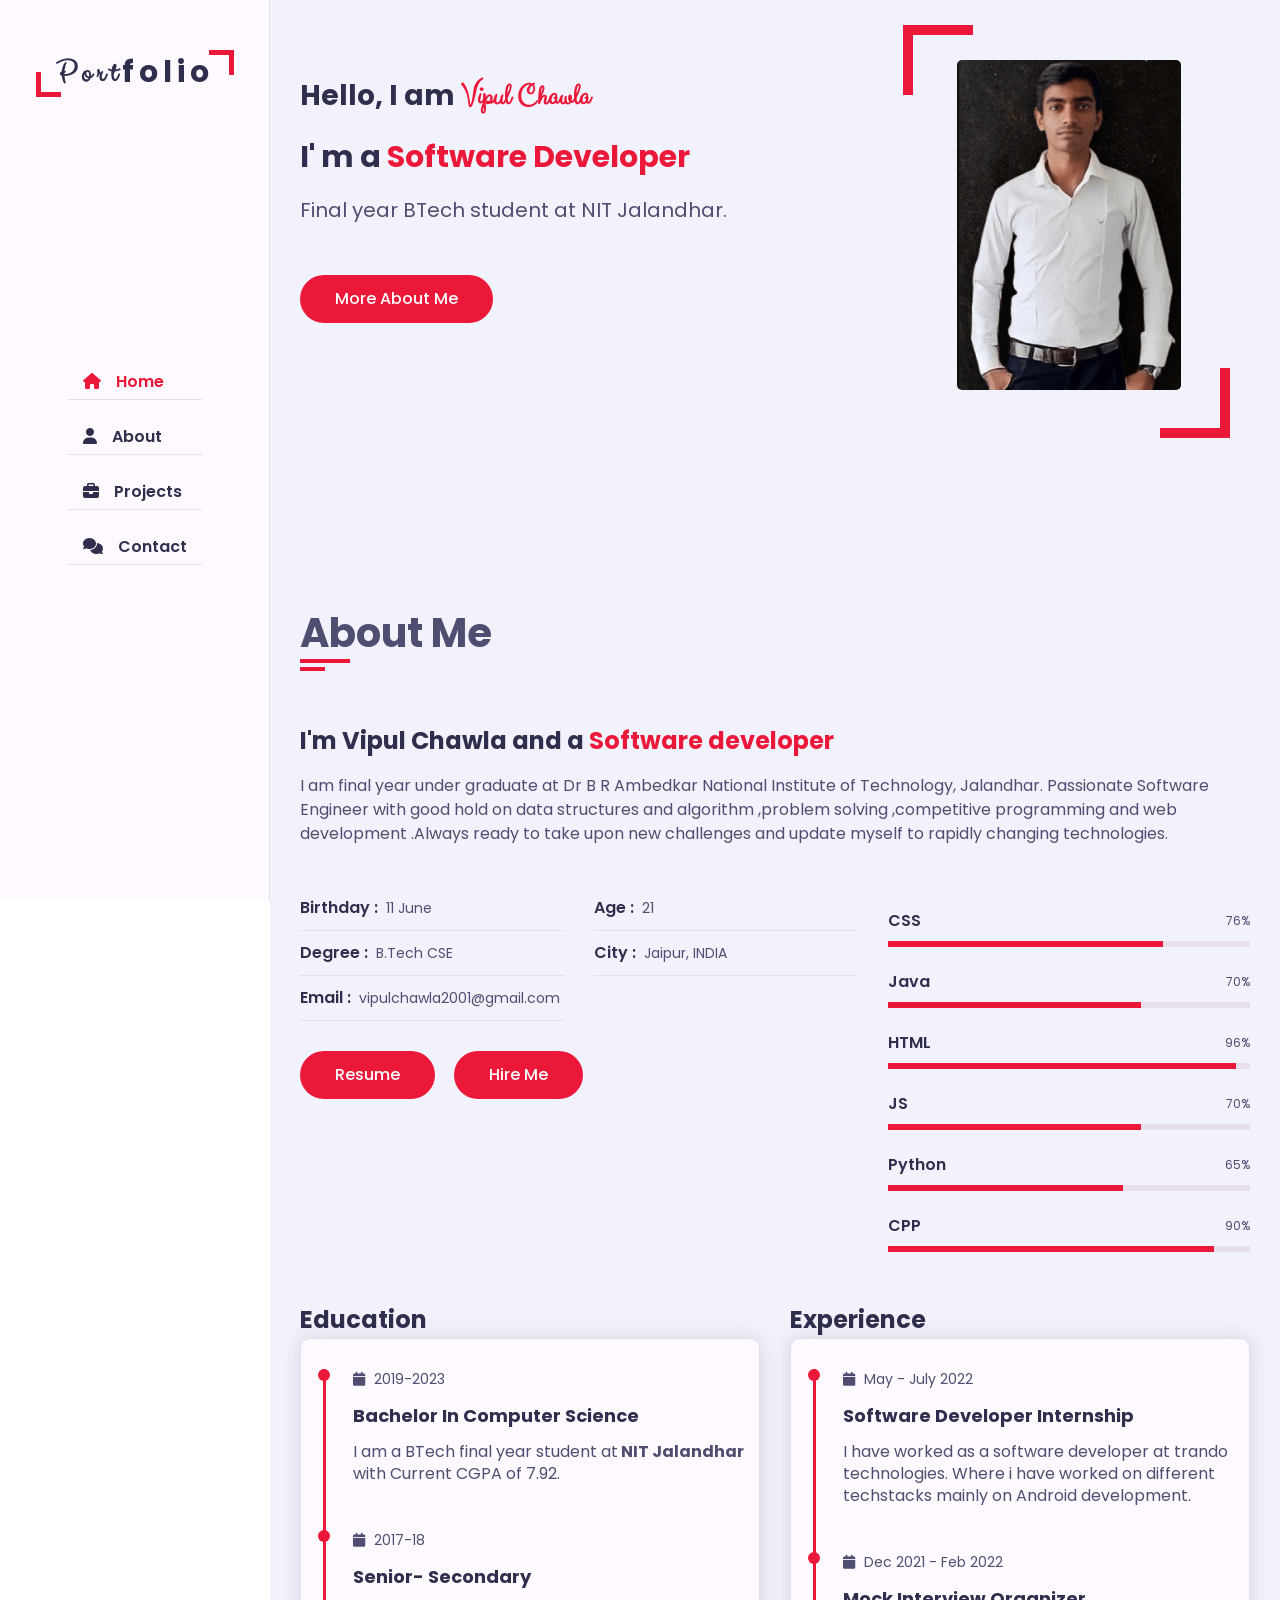
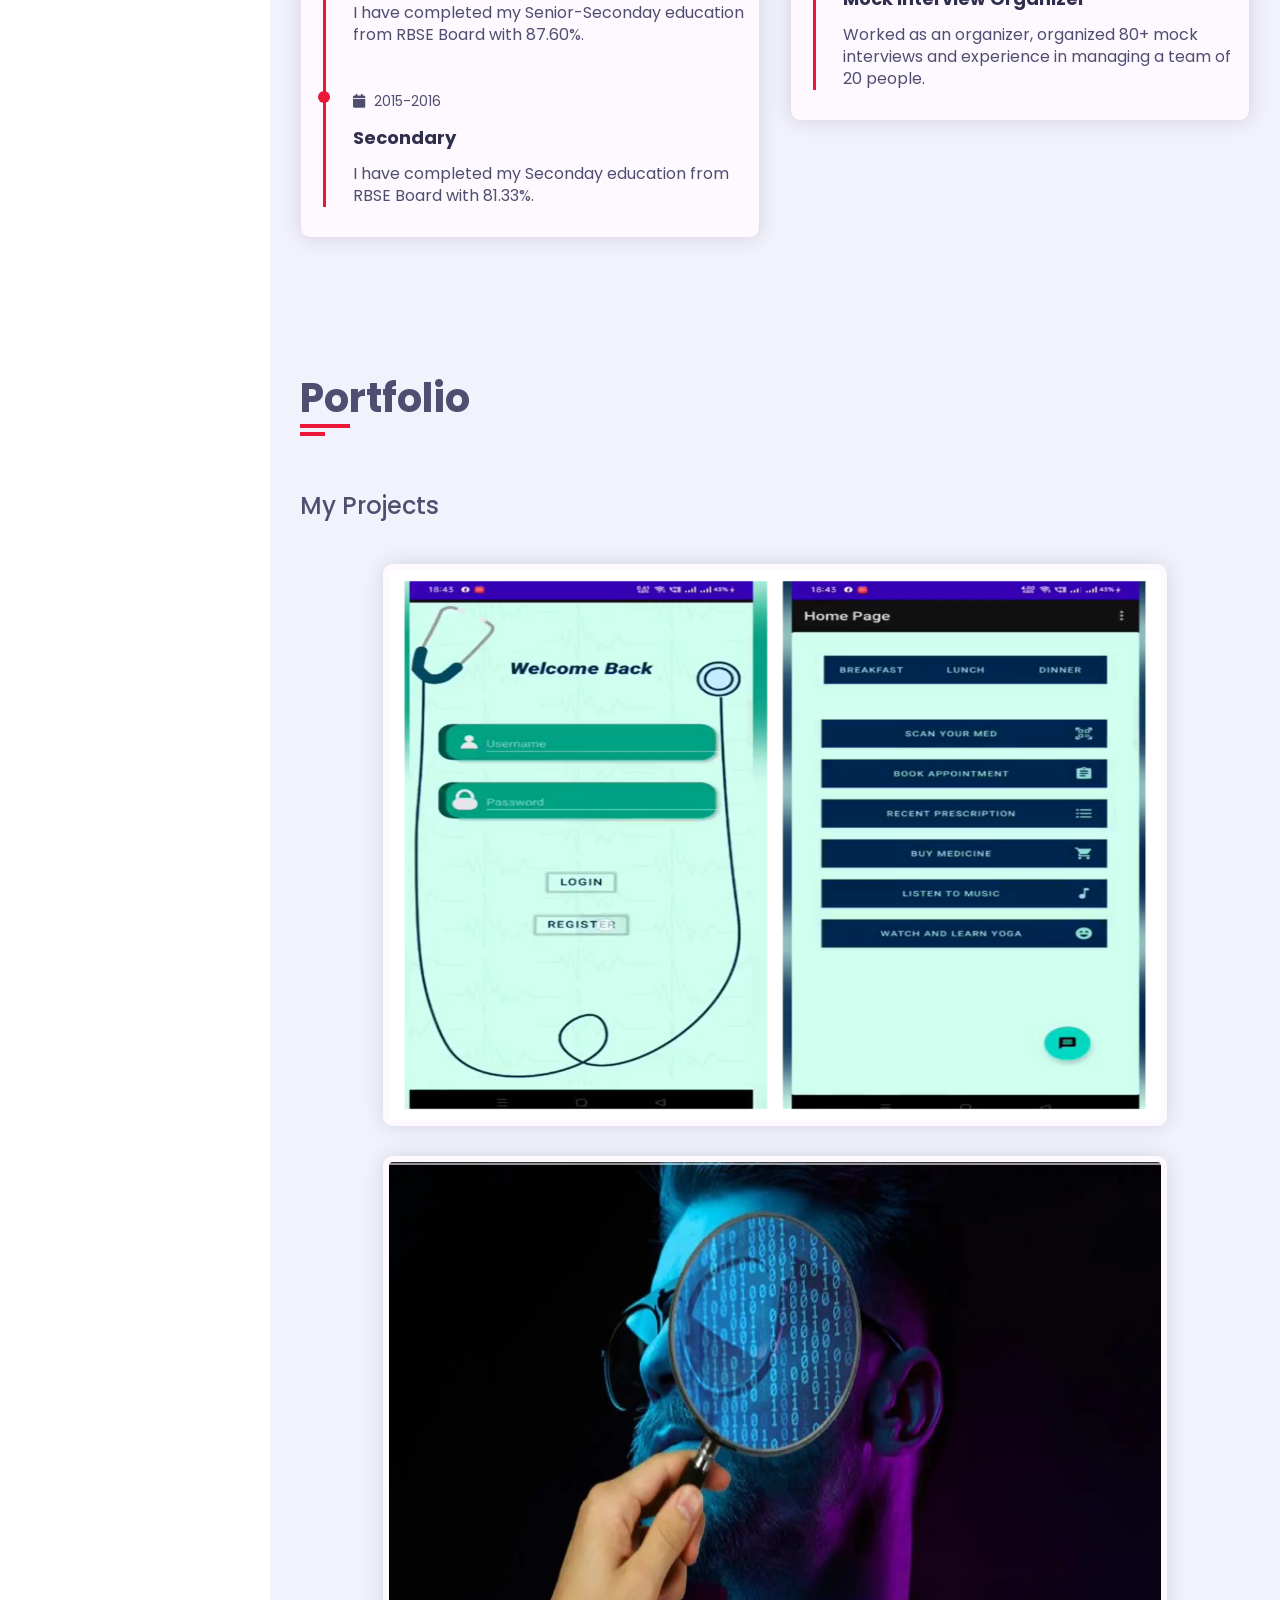
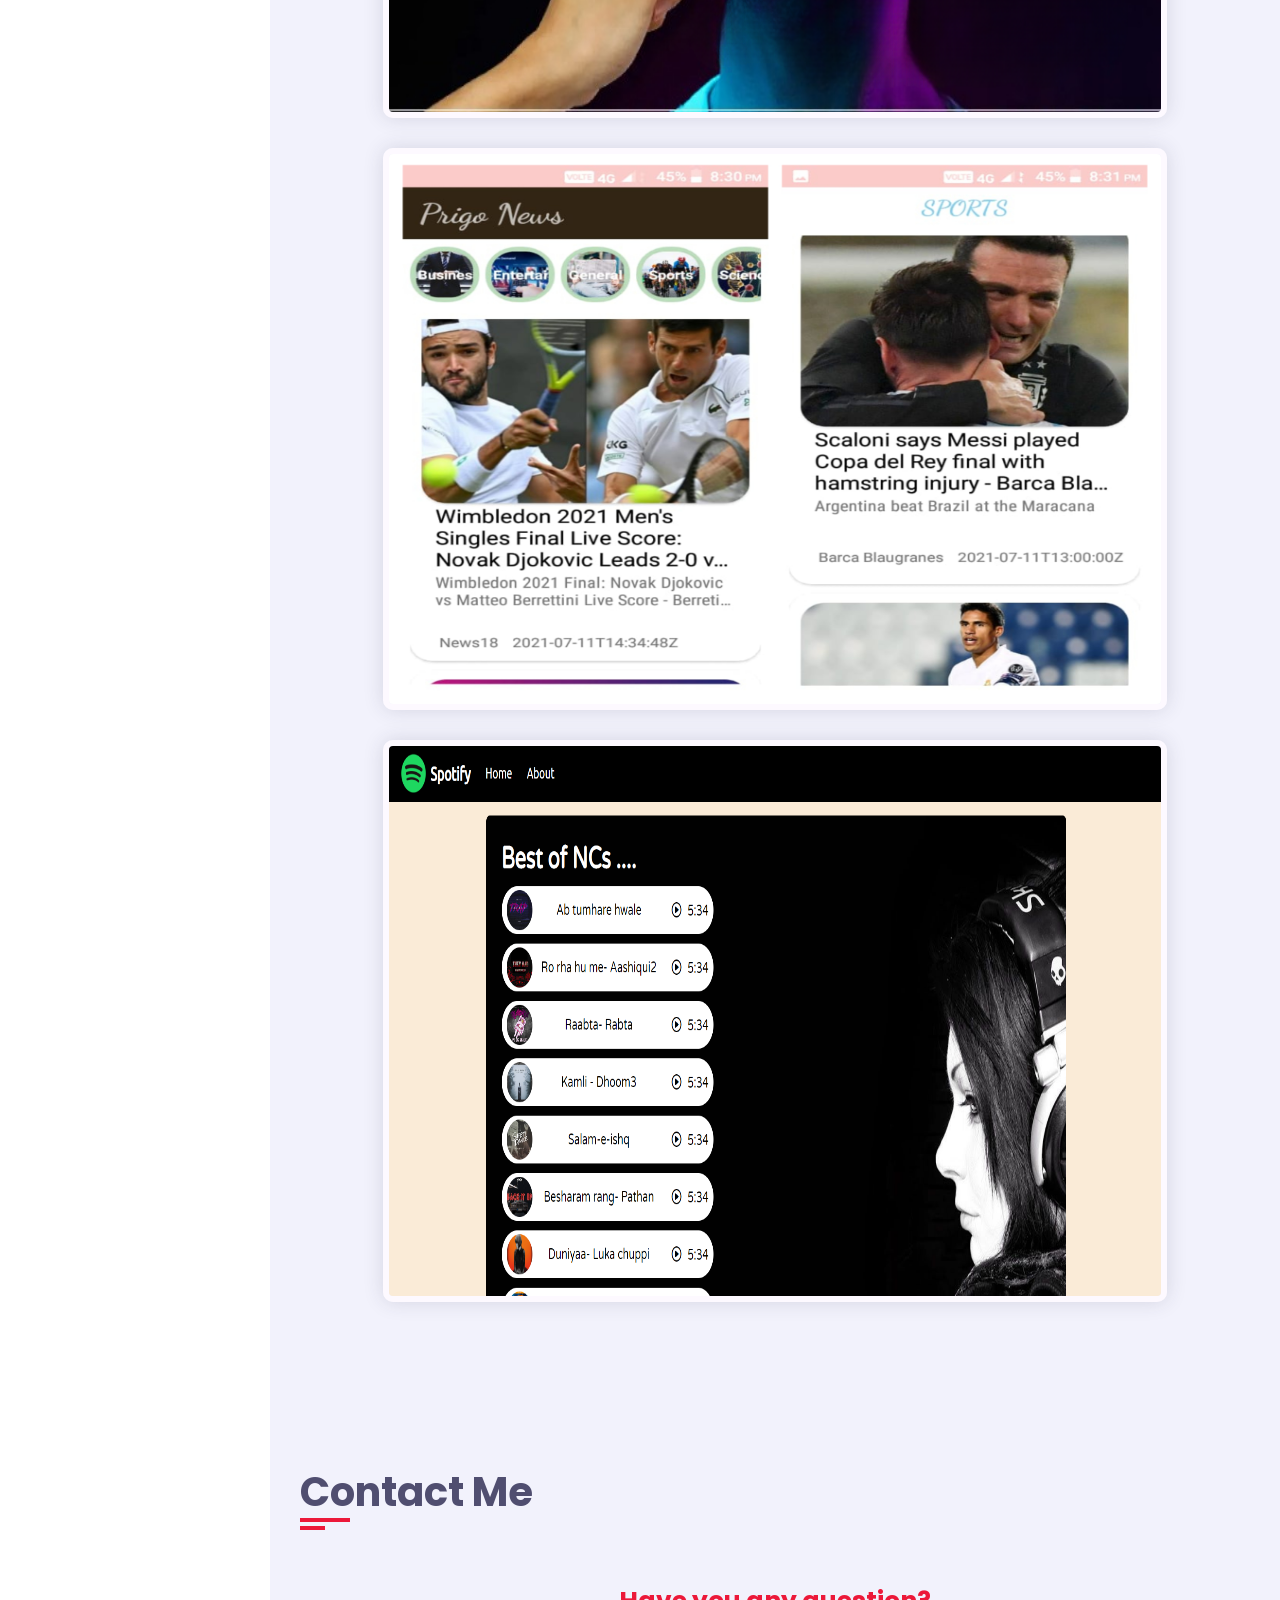
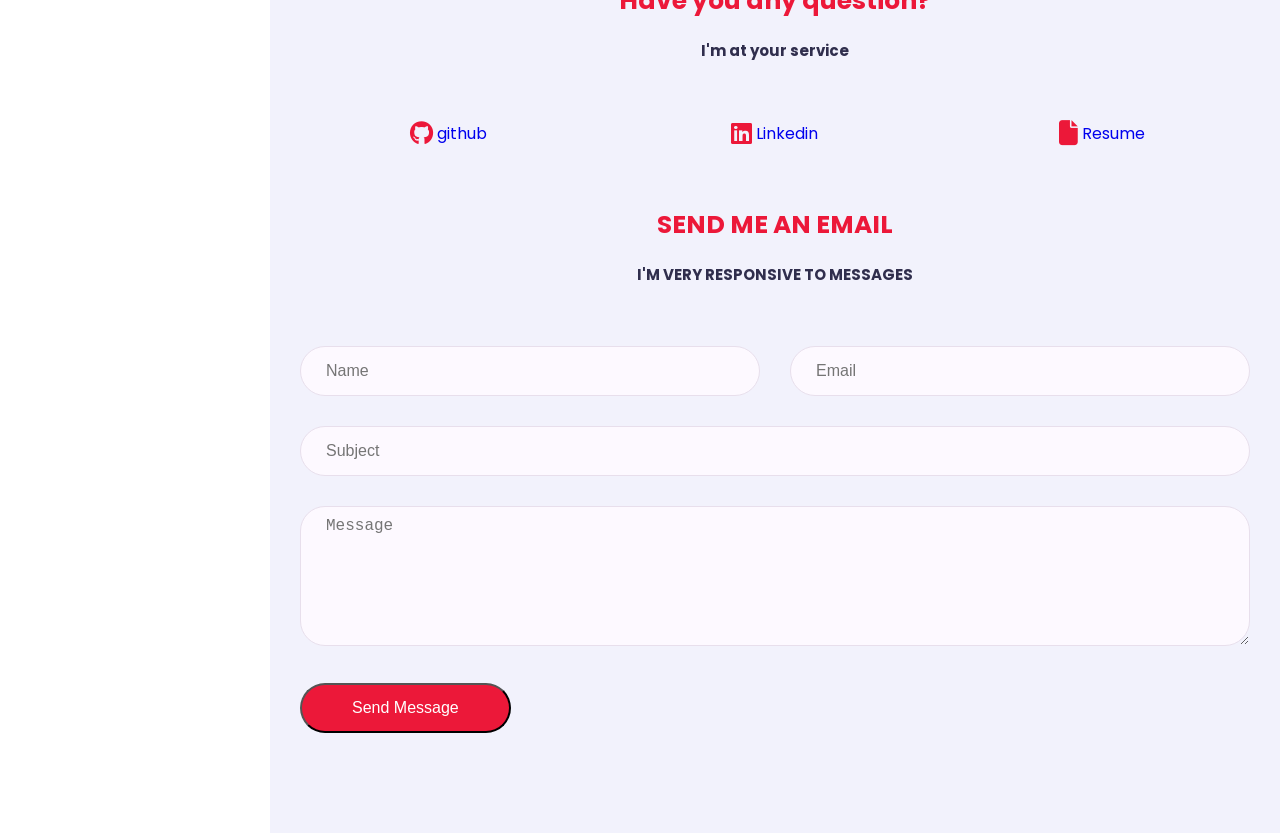
<file: index.html>
<!DOCTYPE html>
<html lang="en">

<head>
    <meta charset="UTF-8">
    <meta http-equiv="X-UA-Compatible" content="IE=edge">
    <meta name="viewport" content="width=device-width, initial-scale=1.0">
    <title>Document</title>
    <link rel="stylesheet" href="CSS/style.css">
    <link rel="stylesheet" href="CSS/skins/color-1.css">
    <link rel="stylesheet" href="https://cdnjs.cloudflare.com/ajax/libs/font-awesome/6.2.1/css/all.min.css">
</head>

<body>
    <div class="main-container">

        <!-- //aside starts -->
        <div class="aside">
            <div class="logo">
                <a href="#"><span>Port</span>folio</a>
            </div>
            <div class="nav-toggler">
                <span></span>
            </div>
            <ul class="nav">
                <li><a href="#" class="active" onclick="changeColor(this)"><i class="fa fa-home"></i>Home</a></li>
                <li ><a href="#About" id = "aboutbtn" onclick="changeColor(this)"><i class="fa fa-user"></i>About</a></li>
                <!-- <li><a href="#"><i class="fa fa-list"></i>Services</a></li> -->
                <li><a href="#Portfolio" id = "Projectsbtn" onclick="changeColor(this)"><i class="fa fa-briefcase"></i>Projects</a></li>
                <li><a href="#Contact" id="contactbtn" onclick="changeColor(this)"><i class="fa fa-comments"></i>Contact</a></li>

            </ul>
        </div>

        <!-- aside ends -->

        <!-- main content starts -->
        <div class="main-content">

            <!-- Home section starts -->
            <section class="home section" id="home">
                <div class="container">
                    <div class="row">
                        <div class="home-info">
                            <h3 class="hello">
                                Hello, I am <span class="name">Vipul Chawla</span>
                            </h3>
                            <h3 class="my-profession">I' m a <span class="typing">Software Developer</span></h3>
                            <p>Final year BTech student at NIT Jalandhar.</p>
                            <a href="#About" onclick="changeColor(document.getElementById('aboutbtn'))" class="btn hire-me">More About Me</a>
                        </div>
                        <div class="home-img">
                            <img src="pics/pp.jpeg" alt="">
                        </div>
                    </div>
                </div>
            </section>
            <!-- Home section ends -->

            <!-- about section starts -->
            <section class="about section" id="About">
                <div class="container">
                    <div class="row">
                        <div class="section-title">
                            <h2>
                                About Me
                            </h2>
                        </div>
                    </div>

                    <div class="row">
                        <div class="about-content">
                            <div class="about-text">
                                <h3>I'm Vipul Chawla and a <span>Software developer</span></h3>
                                <p>I am final year under graduate at Dr B R Ambedkar National Institute of Technology, Jalandhar. Passionate Software Engineer with good hold on data structures and algorithm ,problem solving ,competitive programming and web development .Always ready to take upon new challenges and update myself to rapidly changing technologies.</p>
                            </div>

                            <div class="row">
                                <div class="personal-info padd-15">
                                    <div class="row">
                                        <div class="info-item padd-15">
                                            <p>Birthday : <span>11 June</span></p>
                                        </div>
                                        <div class="info-item padd-15">
                                            <p>Age : <span>21</span></p>
                                        </div>
                                        <!-- <div class="info-item padd-15">
                                            <p>Website : <span>www.domain.com</span></p>
                                        </div> -->
                                        <div class="info-item padd-15">
                                            <p>Degree : <span>B.Tech CSE</span></p>
                                        </div>
                                        <div class="info-item padd-15">
                                            <p>City : <span>Jaipur, INDIA</span></p>
                                        </div>
                                        <div class="info-item padd-15">
                                            <p>Email : <span>vipulchawla2001@gmail.com</span></p>
                                        </div>
                                    </div>
                                    <div class="row">
                                        <div class="buttons padd-15">
                                            <a href="https://drive.google.com/file/d/1iYk2nOBmL70Pev60M0C8Pnfdj_rVyBeN/view?usp=share_link" target="_blank" class="btn" >Resume</a>
                                            <a href="#Contact" onclick="changeColor(document.getElementById('contactbtn'))"class="btn hire-me">Hire Me</a>
                                        </div>
                                    </div>
                                </div>

                                <div class="skills padd-15">
                                    <div class="row">
                                        <div class="skill-item padd-15">
                                            <h5>CSS</h5>
                                            <div class="progress">
                                                <div class="progress-in" style="width: 76%;"></div>
                                                <div class="skill-percent">76%</div>
                                            </div>
                                        </div>
                                        <div class="skill-item padd-15">
                                            <h5>Java</h5>
                                            <div class="progress">
                                                <div class="progress-in" style="width: 70%;"></div>
                                                <div class="skill-percent">70%</div>
                                            </div>
                                        </div>
                                        <div class="skill-item padd-15">
                                            <h5>HTML</h5>
                                            <div class="progress">
                                                <div class="progress-in" style="width: 96%;"></div>
                                                <div class="skill-percent">96%</div>
                                            </div>
                                        </div>
                                        <div class="skill-item padd-15">
                                            <h5>JS</h5>
                                            <div class="progress">
                                                <div class="progress-in" style="width: 70%;"></div>
                                                <div class="skill-percent">70%</div>
                                            </div>
                                        </div>
                                        <div class="skill-item padd-15">
                                            <h5>Python</h5>
                                            <div class="progress">
                                                <div class="progress-in" style="width: 65%;"></div>
                                                <div class="skill-percent">65%</div>
                                            </div>
                                        </div>
                                        <div class="skill-item padd-15">
                                            <h5>CPP</h5>
                                            <div class="progress">
                                                <div class="progress-in" style="width: 90%;"></div>
                                                <div class="skill-percent">90%</div>
                                            </div>
                                        </div>
                                    </div>
                                </div>
                            </div>

                            <div class="row">
                                <div class="education padd-15">
                                    <h3 class="title">Education</h3>
                                    <div class="row">
                                        <div class="timeline-box padd-15">
                                            <div class="timeline shadow-dark">
                                                <div class="timeline-item">
                                                    <div class="circle-dot">

                                                    </div>
                                                    <h3 class="timeline-date">
                                                        <i class="fa fa-calendar"></i> 2019-2023
                                                    </h3>
                                                    <h4 class="timeline-title">Bachelor in Computer Science</h4>

                                                    <div class="timeline-text">
                                                        I am a BTech final year student at<b> NIT Jalandhar</b> with Current CGPA of 7.92. 
                                                    </div>
                                                </div> <div class="timeline-item">
                                                    <div class="circle-dot">

                                                    </div>
                                                    <h3 class="timeline-date">
                                                        <i class="fa fa-calendar"></i> 2017-18
                                                    </h3>
                                                    <h4 class="timeline-title">Senior- Secondary</h4>

                                                    <div class="timeline-text">
                                                        I have completed my Senior-Seconday education from RBSE Board with 87.60%. 
                                                    </div>
                                                </div> 
                                                <div class="timeline-item">
                                                    <div class="circle-dot">

                                                    </div>
                                                    <h3 class="timeline-date">
                                                        <i class="fa fa-calendar"></i> 2015-2016
                                                    </h3>
                                                    <h4 class="timeline-title">Secondary </h4>

                                                    <div class="timeline-text">
                                                        I have completed my Seconday education from RBSE Board with 81.33%. 
                                                    </div>
                                                </div>
                                            </div>
                                        </div>
                                    </div>
                                </div>

                                <div class="experience padd-15">
                                    <h3 class="title">Experience</h3>
                                    <div class="row">
                                        <div class="timeline-box padd-15">
                                            <div class="timeline shadow-dark">
                                                <div class="timeline-item">
                                                    <div class="circle-dot">

                                                    </div>
                                                    <h3 class="timeline-date">
                                                        <i class="fa fa-calendar"></i> May - July 2022
                                                    </h3>
                                                    <h4 class="timeline-title">Software Developer Internship</h4>

                                                    <div class="timeline-text">
                                                        I have worked as a software developer at trando technologies. Where i have worked on different techstacks mainly on Android development.
                                                    </div>
                                                </div> <div class="timeline-item">
                                                    <div class="circle-dot">

                                                    </div>
                                                    <h3 class="timeline-date">
                                                        <i class="fa fa-calendar"></i> Dec 2021 - Feb 2022
                                                    </h3>
                                                    <h4 class="timeline-title">Mock Interview Organizer</h4>

                                                    <div class="timeline-text">
                                                        Worked as an organizer, organized 80+ mock interviews and experience in managing a team of 20 people.
                                                    </div>
                                            </div>
                                        </div>
                                    </div>
                                </div>
                            </div>
                        </div>
                    </div>

                </div>
            </section>
            <!-- about section ends -->

            <!-- portfolio section starts -->
            <section class="portfolio section" id="Portfolio">
                <div class="container">
                    <div class="row">
                        <div class="section-title padd-15">
                            <h2>Portfolio</h2>
                        </div>
                    </div>

                    <div class="row">
                        <div class="portfolio-heading padd-15">
                            <h2>My Projects</h2>
                        </div>
                    </div>

                    <div class="row">
                        <div class="portfolio-item">
                            <div class="portfolio-item-inner shadow-dark">
                                <div class="portfolio-img">
                                    <a href="https://github.com/Vipul-Chawla/Medicine-Reminder-App" target="_blank">
                                    <img title = "Medicine Reminder App, click to open" src="pics/Medicine.jpg" alt="" onclick="" ></a>
                                </div>
                            </div>
                        </div>
                        <div class="portfolio-item">
                            <div class="portfolio-item-inner shadow-dark">
                                <div class="portfolio-img">
                                    <a href="https://github.com/Vipul-Chawla/Data-Hiding-in-Image" target="_blank">
                                    <img title = "Data Hiding Project, click to open" src="pics/datahiding.webp" alt="" ></a>
                                </div>
                            </div>
                        </div>
                        <div class="portfolio-item">
                            <div class="portfolio-item-inner shadow-dark">
                                <div class="portfolio-img">
                                    <a href="https://github.com/Vipul-Chawla/Prigo_News_app" target="_blank"><img title="PrigoNewsAPP, click to open" src="pics/prigonews.jpg" alt="" ></a>
                                </div>
                            </div>
                        </div>
                        <div class="portfolio-item">
                            <div class="portfolio-item-inner shadow-dark">
                                <div class="portfolio-img">
                                    <a href="https://vipul-chawla.github.io/spotifyclone/" target="_blank"><img title="SpotifyClone, click to open" src="pics/spotifyf.png" alt="" ></a>
                                </div>
                            </div>
                        </div>
                    </div>
                </div>
            </section>
            <!-- portfolio section ends -->

            <!-- Contact section starts -->
            <section class="contact section" id="Contact">
                <div class="container">
                    <div class="row">
                        <div class="section-title padd-15">
                            <h2>Contact Me</h2>
                        </div>
                    </div>

                    <h3 class="contact-title padd-15">Have you any question?</h3>
                    <h4 class="contact-subtitle padd-15">I'm at your service</h4>

                    <div class="row">
                        <div class="contact-info-item padd-15">
                            <div class="icon"><i class="fa-brands fa-github fa-xl"></i></div>
                            <a href="https://github.com/Vipul-Chawla" target="_blank" class="github">github</a>
                        </div>
                        <div class="contact-info-item padd-15">
                            <div class="icon"><i class="fa-brands fa-linkedin fa-xl"></i></div>
                            <a href="https://www.linkedin.com/in/vipul0789/" target="_blank" class="linkedin">Linkedin</a>
                        </div>
                        <div class="contact-info-item padd-15">
                            <div class="icon"><i class="fa fa-file fa-xl"></i></div>
                            <a href="https://drive.google.com/file/d/1iYk2nOBmL70Pev60M0C8Pnfdj_rVyBeN/view?usp=share_link" target="_blank" class="resume">Resume</a>
                        </div>


                    </div>

                    <h3 class="contact-title padd-15">SEND ME AN EMAIL</h3>
                    <h4 class="contact-subtitle padd-15">I'M VERY RESPONSIVE TO MESSAGES</h4>

                    <div class="row">
                        <div class="contact-form padd-15">
                            <div class="row">
                                <div class="form-item col-6 padd-15">
                                    <div class="form-group">
                                        <input type="text" class="form-control padd-15" placeholder="Name">
                                    </div>
                                </div>
                                <div class="form-item col-6 padd-15">
                                    <div class="form-group">
                                        <input type="email" class="form-control padd-15" placeholder="Email">
                                    </div>
                                </div>
                            </div>
                            <div class="row">
                                <div class="form-item col-12 padd-15">
                                    <div class="form-group">
                                        <input type="text" class="form-control padd-15" placeholder="Subject">
                                    </div>
                                </div>
                            </div>
                            <div class="row">
                                <div class="form-item col-12 padd-15">
                                    <div class="form-group">
                                        <textarea name="" id="" class="form-control padd-15" placeholder="Message"></textarea>
                                    </div>
                                </div>
                            </div>
                            <div class="row">
                                <div class="form-item col-12 padd-15">
                                    <button type="submit" class="btn">Send Message</button>
                                </div>
                            </div>
                        </div>
                    </div>
                </div>
            </section>
            <!-- Contact section ends -->
        </div>
        </section>
    </div>
    <!-- main content ends-->
    
    <script src="javascript/myscript.js"></script>
</body>

</html>
</file>
<file: CSS/style.css>
@import url('https://fonts.googleapis.com/css2?family=Clicker+Script&family=Poppins:wght@200;300;400;500;600;700;800;900&display=swap');

:root{

    --bg-black-900: #f2f2fc;
    --bg-black-100: #fdf9ff;
    --bg-black-50: #e8dfec;
    --text-black-900: #302e4d;
    --text-black-700: #504e70;
}

.padd-15{
    padding : 0 15px;
}

.shadow-dark{
    box-shadow: 0 0 20px rgba(46, 45, 77, 0.15);
}
*{
    margin: 0;
    padding: 0;
    text-decoration: none;
    outline: none;
    box-sizing: border-box;
}

body{
    line-height: 1.5;
    font-size: 16px;
    font-family: poppins;
}

/* ::before, ::after{
    box-sizing: border-box;
} */

.section{
    background:var(--bg-black-900);
    min-height: 100vh;
    display: block;
    padding: 0 30px;
}
.hidden{
    display: none !important;
}
.main-content{
    padding-left: 270px;
}
.container{
    max-width: 1100px;
    width: 100%;
    margin: 20vh, auto;
}
.row{
    display: flex;
    flex-wrap: wrap;
    margin: 0 -15px;
    position: relative;
}

.btn{
    font-size: 16px;
    font-weight: 500;
    padding: 12px 35px;
    background: var(--skin-color);
    display: inline-block;
    color: white;
    border-radius: 40px;
    transition: all 0.3s ease;
}
.btn:hover{
    transform: scale(1.05);
}

/* aside */
.aside{
    width: 270px;
    position: fixed;
    background-color: var(--bg-black-100);
    top: 0;
    left: 0;
    height: 100%;
    z-index: 10;
    padding: 30px;
    border-right: 1px solid var(--bg-black-50);
    display: flex;
    align-items: center;
    justify-content: center;
}

ul{
    list-style: none;
}

.aside .logo{
    position: absolute;
    top: 50px;
    font-size: 30px;
}

.aside .logo a{
    color: var(--text-black-900);
    padding: 15px 20px;
    font-size: 30px;
    letter-spacing: 5px;
    font-weight: 700;
}
.aside .logo a span{
    font-family: "Clicker Script", cursive;
}

.aside .logo a::before{
    content: "";
    position: absolute;
    border-bottom: 5px solid var(--skin-color);
    border-left: 5px solid var(--skin-color);
    width: 20px;
    height: 20px;
    bottom: 0;
    left: 0;
}
.aside .logo a::after{
    content: "";
    position: absolute;
    border-top: 5px solid var(--skin-color);
    border-right: 5px solid var(--skin-color);
    width: 20px;
    height: 20px;
    top: 0;
    right: 0;
}

.aside .nav-toggler{
    height: 40px;
    width: 45px;
    border: 1px solid var(--bg-black-50);
    cursor: pointer;
    position: fixed;
    left: 300px;
    top: 20px;
    border-radius: 5px;
    background: var(--bg-black-100);
    display: none;
    justify-content: center;
    align-items: center;
}
.aside .nav-toggler span{
    height: 2px;
    width: 18px;
    background: var(--skin-color);
    display: inline-block;
    position: relative;
}.aside .nav-toggler span::before{
    content: "";
    height: 2px;
    width: 18px;
    background: var(--skin-color);
    position: absolute;
    top: -6px;
    left: 0;
}.aside .nav-toggler span::after{
    content: "";
    height: 2px;
    width: 18px;
    background: var(--skin-color);
    position: absolute;
    top: 6px;
    left: 0;
}

.aside .nav{
    margin-top: 50px;
}

.aside .nav li{
    margin-bottom: 20px;
    display: block;
}

.aside .nav li a{
    font-size: 16px;
    font-weight: 600;
    display: block;
    color: var(--text-black-900);
    padding: 5px 15px;
    border-bottom: 1px solid var(--bg-black-50);
}

.aside .nav li .active{
    color: var(--skin-color);
}

.aside .nav li a i{
    margin-right: 15px;
}



/* home */

.home .home-info{
    flex: 0 0 60%;
    max-width: 60%;
    padding: 0 15px;
    position: relative;
}
.home .home-img{
    flex: 0 0 40%;
    max-width: 40%;
    position: relative;
    text-align: center;
    padding: 0 15px;
    height: 413px;
}
.home-img::before{
    content: "";
    position: absolute;
    top: -35px;
    left: 30px;
    border-left: 10px solid var(--skin-color);
    border-top: 10px solid var(--skin-color);
    height: 60px;
    width: 60px;
}
.hire-me{
    margin-top: 20px;
}
.home-img::after{
    content: "";
    position: absolute;
    bottom: 35px;
    right: 35px;
    border-bottom: 10px solid var(--skin-color);
    border-right: 10px solid var(--skin-color);
    height: 60px;
    width: 60px;
}
h3.hello{
    font-size: 28px;
    margin: 15px 0;
}
h3.hello span{
    font-family: 'Clicker Script', cursive;
    font-size: 30px;
    font-weight:900;
    color: var(--skin-color);
}
h3.my-profession{
    font-size: 30px;
    margin: 15px 0;
}
.typing{
    color: var(--skin-color);
}
.home-info p{
    font-size: 20px;
    margin-bottom: 30px;
    color: var(--text-black-700);
}
.home{
    display: flex;
    min-height: 50vh;
    color: var(--text-black-900);
}
.home .home-img img{
    height: 330px;
    margin: auto;
    border-radius: 5px;
}


/* about */
.section .container{
    padding-top: 60px;
    padding-bottom: 70px;
}
.section-title{
    flex: 0 0 100%;
    max-width: 100%;
    padding: 0 15px;
}
.section-title h2{
    font-size: 40px;
    font-weight: 700;
    color: var(--text-black-700);
    position: relative;
    margin-bottom: 60px;
}
.section-title h2::before{
    content: "";
    height: 4px;
    width: 50px;
    background-color: var(--skin-color);
    position: absolute;
    bottom: 0;
    left: 0;
}.section-title h2::after{
    content: "";
    height: 4px;
    width: 25px;
    background-color: var(--skin-color);
    position: absolute;
    bottom: -8px;
    left: 0;
}
.about .about-content{
    flex: 0 0 100%;
    width: 100%;
    padding: 0 15px;
}
.about .about-content .about-text{
    flex: 0 0 100%;
    width: 100%;
}

.about .about-content .about-text h3{
    font-size: 24px;
    margin-bottom: 15px;
    font-weight: 700;
    color: var(--text-black-900);
}
.about .about-content .about-text span{
    color: var(--skin-color);
}
.about .about-content .about-text p{
    font-size: 16px;
    line-height: 24px;
    color: var(--text-black-700);
}


.about .about-content .personal-info{
    flex: 0 0 60%;
    max-width: 60%;
    margin-top: 40px;
}
.about .about-content .skills{
    flex: 0 0 40%;
    max-width: 40%;
    margin-top: 40px;
}


.about .about-content .personal-info .info-item{
    flex: 0 0 50%;
    max-width: 50%;
}
.about .about-content .personal-info .info-item p{
    font-size: 16px;
    font-weight: 600;
    color: var(--text-black-900);
    border-bottom: 1px solid var(--bg-black-50);
    padding: 10px 0;
}

.about .about-content .personal-info .info-item span{
    font-weight: 400;
    font-size: 14px;
    color: var(--text-black-700);
    margin-left: 4px;
}

.about .about-content .personal-info .buttons{
    margin-top: 20px;
}
.about .about-content .personal-info .btn{
    margin-right: 15px;
    margin-top: 10px;
}

.about .about-content .skills .skill-item{
    flex: 0 0 100%;
    max-width: 100%;
    margin-top: 15px;
}

.about .about-content .skills .skill-item h5{
    font-size: 16px;
    font-weight: 600;
    line-height: 40px;
    color: var(--text-black-900);
    text-transform: capitalize;
}

.about .about-content .skills .skill-item .progress{
    background-color: var(--bg-black-50);
    height: 6px;
    width: 100%;
    position: relative;
}

.about .about-content .skills .skill-item .progress-in{
    position: absolute;
    top: 0;
    left: 0;
    height: 100%;
    background-color: var(--skin-color);
}

.about .about-content .skills .skill-item .skill-percent{
    position: absolute;
    right: 0;
    bottom: 6px;
    line-height: 40px;
    color: var(--text-black-700);
    font-weight: 400;
    font-size: 12px;
}

.about .about-content .education,
.about .about-content .experience{
    flex: 0 0 50%;
    max-width: 50%;
    margin-top: 50px;
}

.about .about-content h3.title{
    font-size: 24px;
    color: var(--text-black-900);
    font-weight: 700;
}

.about .about-content .timeline-box{
    flex: 0 0 100%;
    max-width: 100%;
}

.about .about-content .timeline{
    font-size: 16px;
    color: var(--text-black-700);
    background-color: var(--bg-black-100);
    padding: 30px 15px;
    border: 1px solid var(--bg-black-50);
    border-radius: 10px;
    position: relative;
    width: 100%;
}


.about .about-content .timeline-item{
    padding-left: 37px;
    padding-bottom: 45px;
    position: relative;
}

.about .about-content .timeline-item:last-child{
    padding-bottom: 0px;
}

.about .about-content .timeline .timeline-item::before{
    position: absolute;
    width: 3px;
    height: 100%;
    top: 0;
    left: 7px;
    background-color: var(--skin-color);
    content: "";
}

.about .about-content .timeline .circle-dot{
    position: absolute;
    top: 0;
    left: 2px;
    height: 12px;
    width: 12px;
    border-radius: 50%;
    background-color: var(--skin-color);
}

.about .about-content .timeline .timeline-date{

    font-weight: 400;
    font-size: 14px;
    margin-bottom: 12px;
    color: var(--text-black-700);
}

.timeline-date .fa{
    margin-right: 5px;
}

.about .about-content .timeline .timeline-title{
    font-size: 18px;
    font-weight: 700;
    margin-bottom: 12px;
    text-transform: capitalize;
    color: var(--text-black-900);
}

.about .about-content .timeline .timeline-text{
    line-height: 22px;
    font-size: 16px;
    color: var(--text-black-700);
}


/* Portfolio starts */
.portfolio .portfolio-heading{
    flex: 0 0 100%;
    max-width: 100%;
    margin-bottom: 40px;
}

.portfolio .portfolio-heading h2{
    color: var(--text-black-700);
    font-weight: 500;
}

.portfolio .portfolio-item{
    flex: 0 0 100%;
    max-width: 80%;
    margin: auto auto;
    margin-bottom: 30px;
}

.portfolio .portfolio-item-inner{
    border: 6px solid var(--bg-black-100);
    border-radius: 10px;
    overflow: hidden;
    cursor: pointer;
}

.portfolio .portfolio-img img{
    width: 100%;
    height: 550px;
    display: block;
}


/* Contact starts */
.contact-title{
    color: var(--skin-color);
    text-align: center;
    font-size: 25px;
    margin-bottom: 20px;
}
.contact-subtitle{
    text-align: center;
    font-size: 15px;
    color: var(--text-black-900);
    margin-bottom: 60px;
}

.contact .contact-info-item{
    flex: 0 0 33.33%;
    max-width: 33.33%;
    text-align: center;
    margin-bottom: 60px;
}

.contact .contact-info-item .icon{
    display: inline-block;
}
.contact .contact-info-item .icon .fa, .fa-brands{
    font-size: 25px;
    color: var(--skin-color);
}

.contact .contact-info-item h4{
    color: var(--text-black-900);
    font-size: 18px;
    font-weight: 700;
    margin: 10px 0 5px;
}

.contact .contact-info-item  p{
    font-size: 16px;
    line-height: 25px;
    font-weight: 400;
    color: var(--text-black-700);
}

.contact .contact-form{
    flex: 0 0 100%;
    max-width: 100%;
}

.contact .contact-form .col-6{
    flex: 0 0 50%;
    max-width: 50%;
}
.contact .contact-form .col-12{
    flex: 0 0 100%;
    max-width: 100%;
}

.contact .contact-form .form-item{
    margin-bottom: 30px;
}

.contact .contact-form .form-item .form-control{
    width: 100%;
    height: 50px;
    border-radius: 25px;
    background: var(--bg-black-100);
    border: 1px solid var(--bg-black-50);
    padding: 10px 25px;
    font-size: 16px;
    color: var(--text-black-700);
    transition: all 0.3s ease;
}

.contact .contact-form .form-item .form-control:focus{
    box-shadow: 0 0 20px rgba(46, 45, 77, 0.15);
}

.contact .contact-form .form-item textarea.form-control{
    height: 140px;
}

.contact .contact-form .btn{
    height: 50px;
    padding: 0 50px;
}

@media (max-width:1199px) {
    
    .aside{
        left: -270px;
    }
    .main-content{
        padding-left: 0;
    }
}

@media (max-width: 960px) {

    .home .home-info{
        flex: 0 0 100%;
        max-width: 100%;
    }
    .home .home-img{
        display: none;
    }
}

@media (max-width: 800px){
    .about .about-content .education, 
    .about .about-content .experience,
    .about .about-content .personal-info, 
    .about .about-content .skills{
        flex: 0 0 100%;
        max-width: 100%;
    }
    .about .skills{
        flex: 0 0 100%;
        max-width: 100%;
    }
}

@media (max-width: 500px){

    
    .contact .contact-form .col-6,
    .contact .contact-info-item,
    .portfolio .portfolio-item,
    .about .about-content .personal-info .info-item{
        flex: 0 0 100%;
        max-width: 100%;
    }

}
</file>
<file: CSS/skins/color-1.css>
:root{
    --skin-color : #ec1839;
}
</file>
